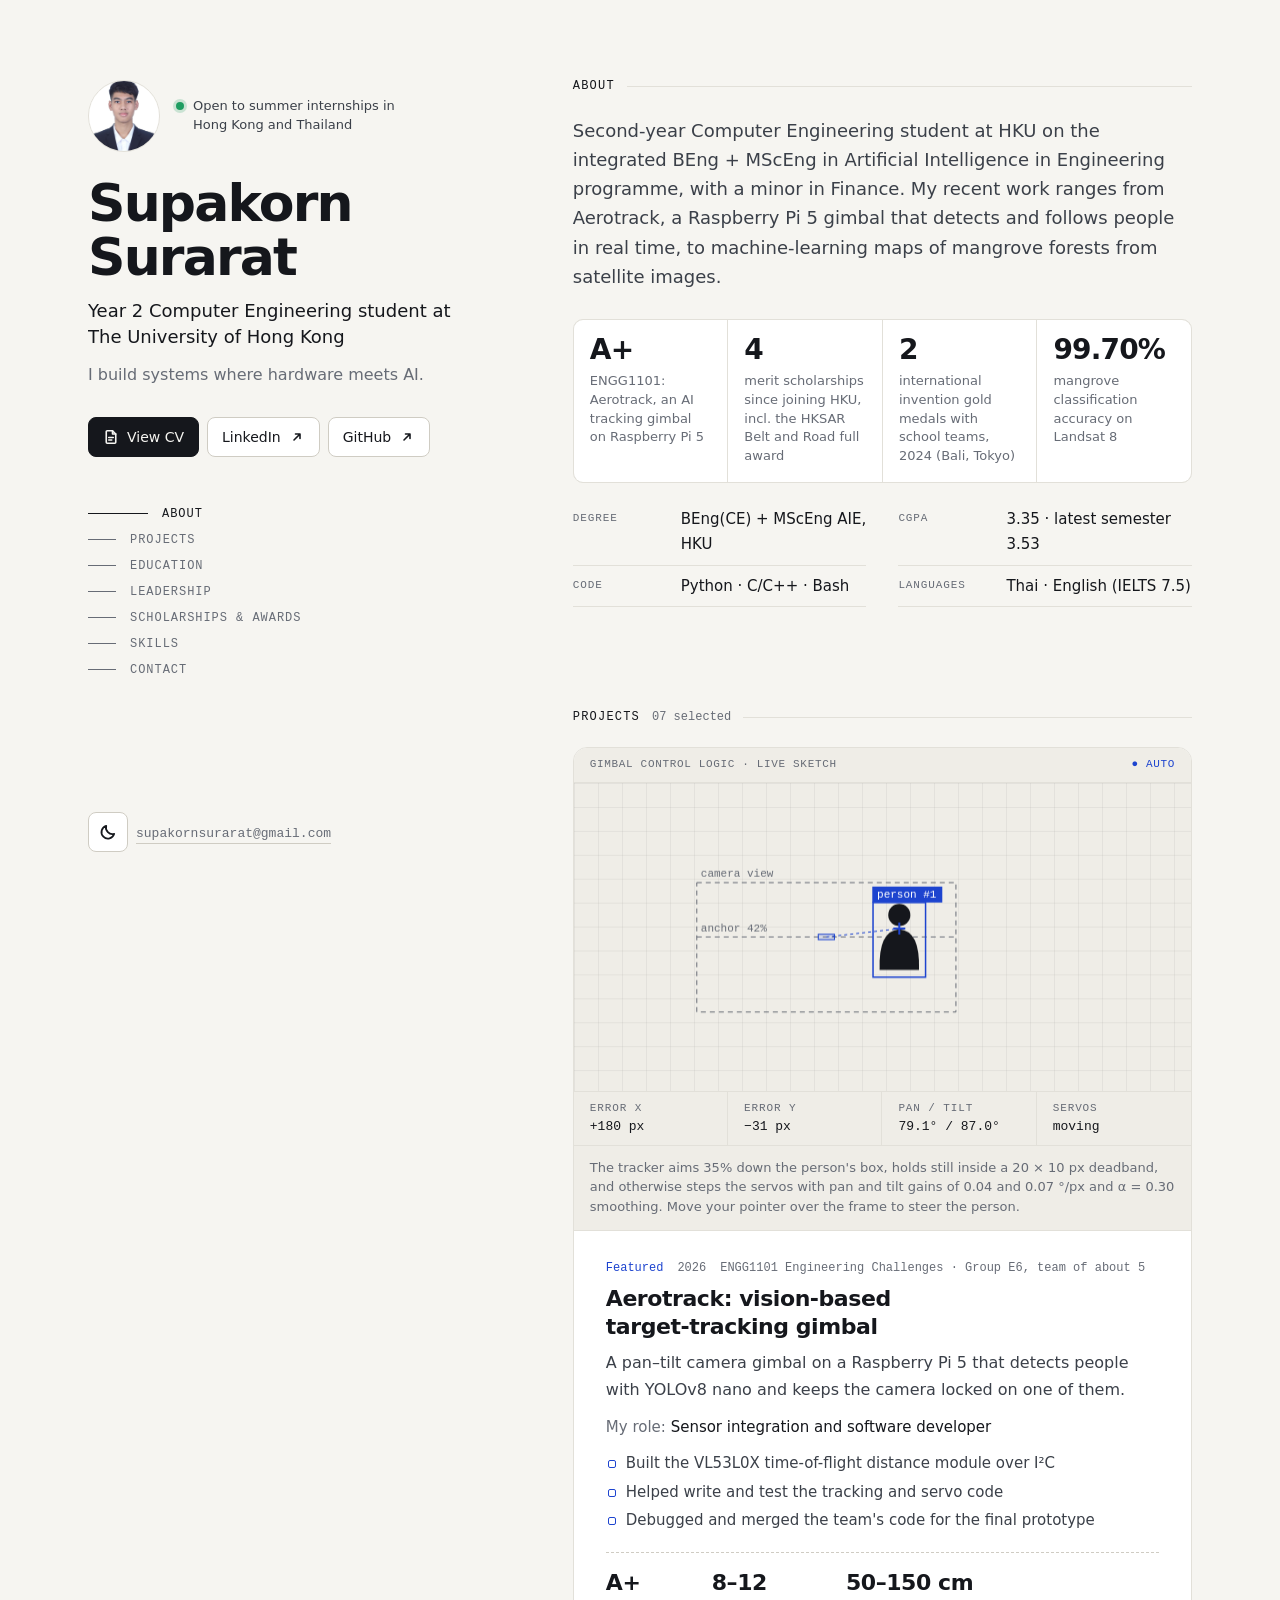
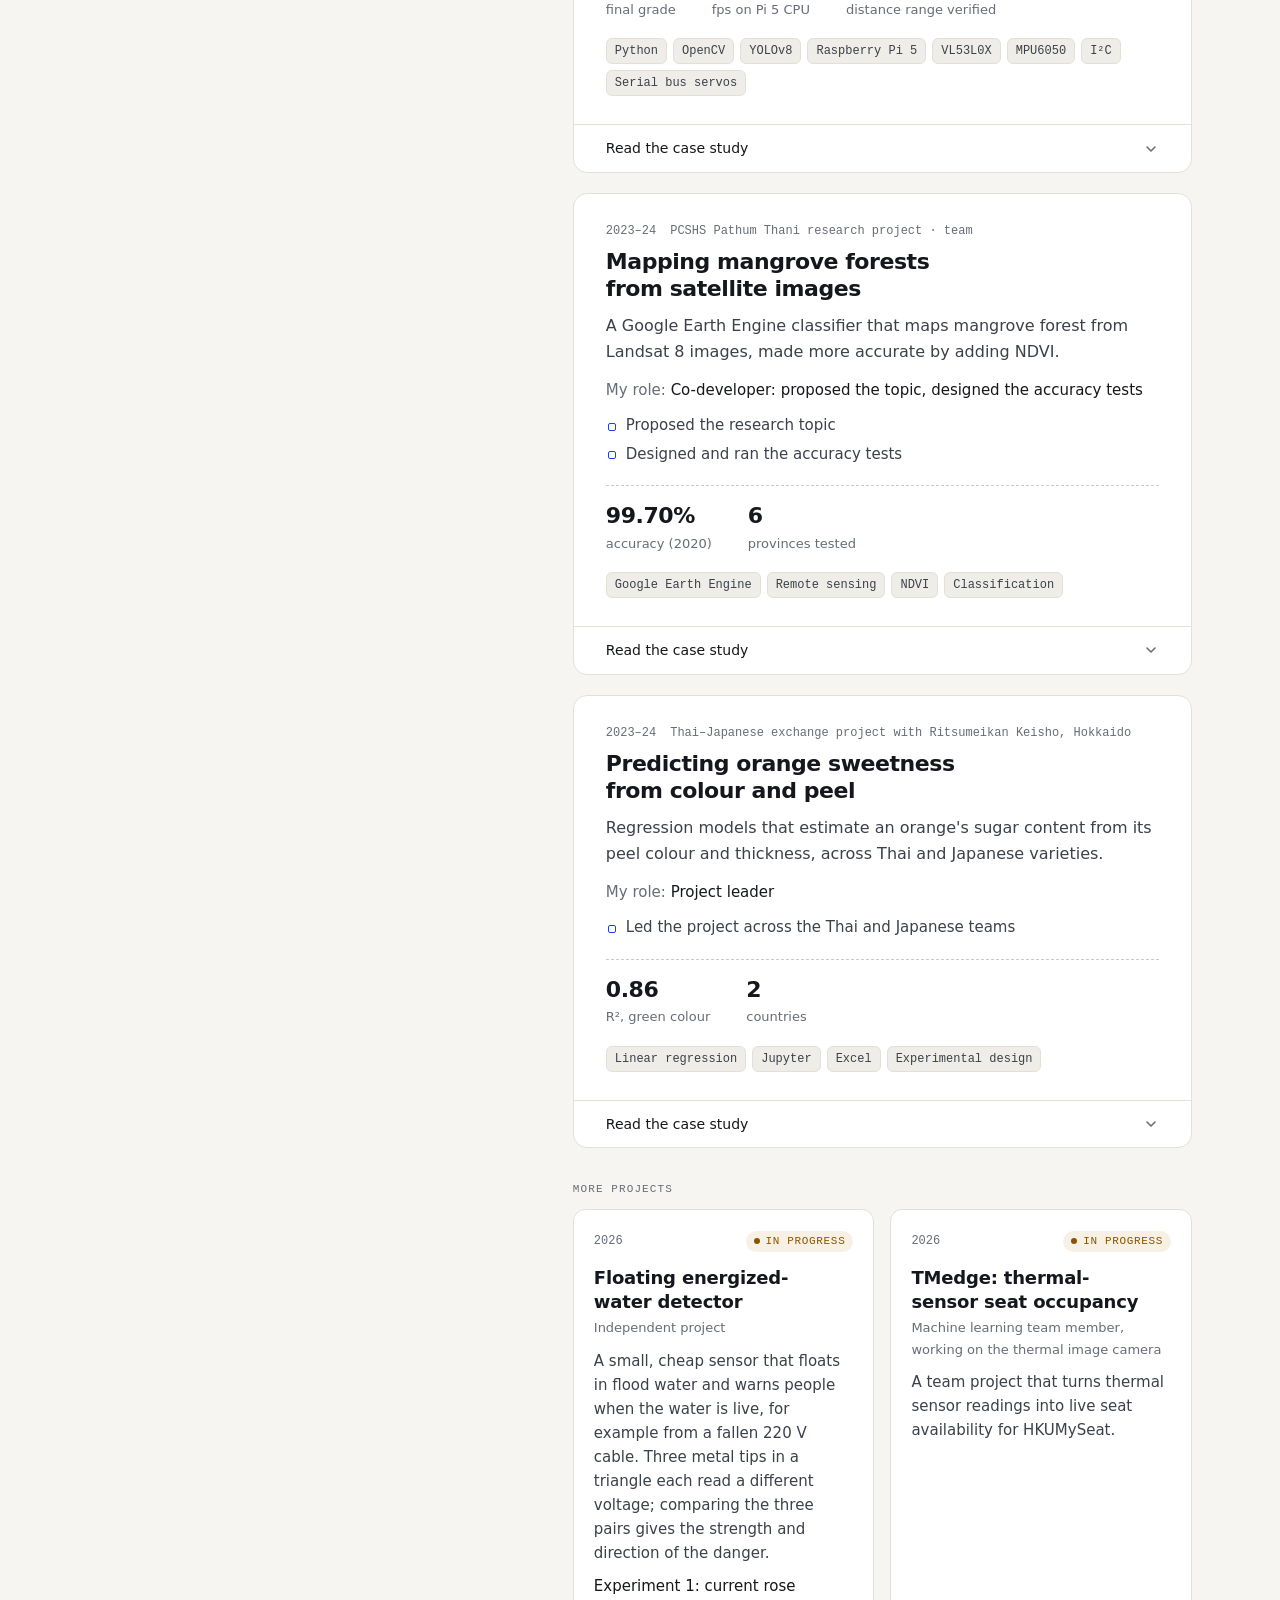
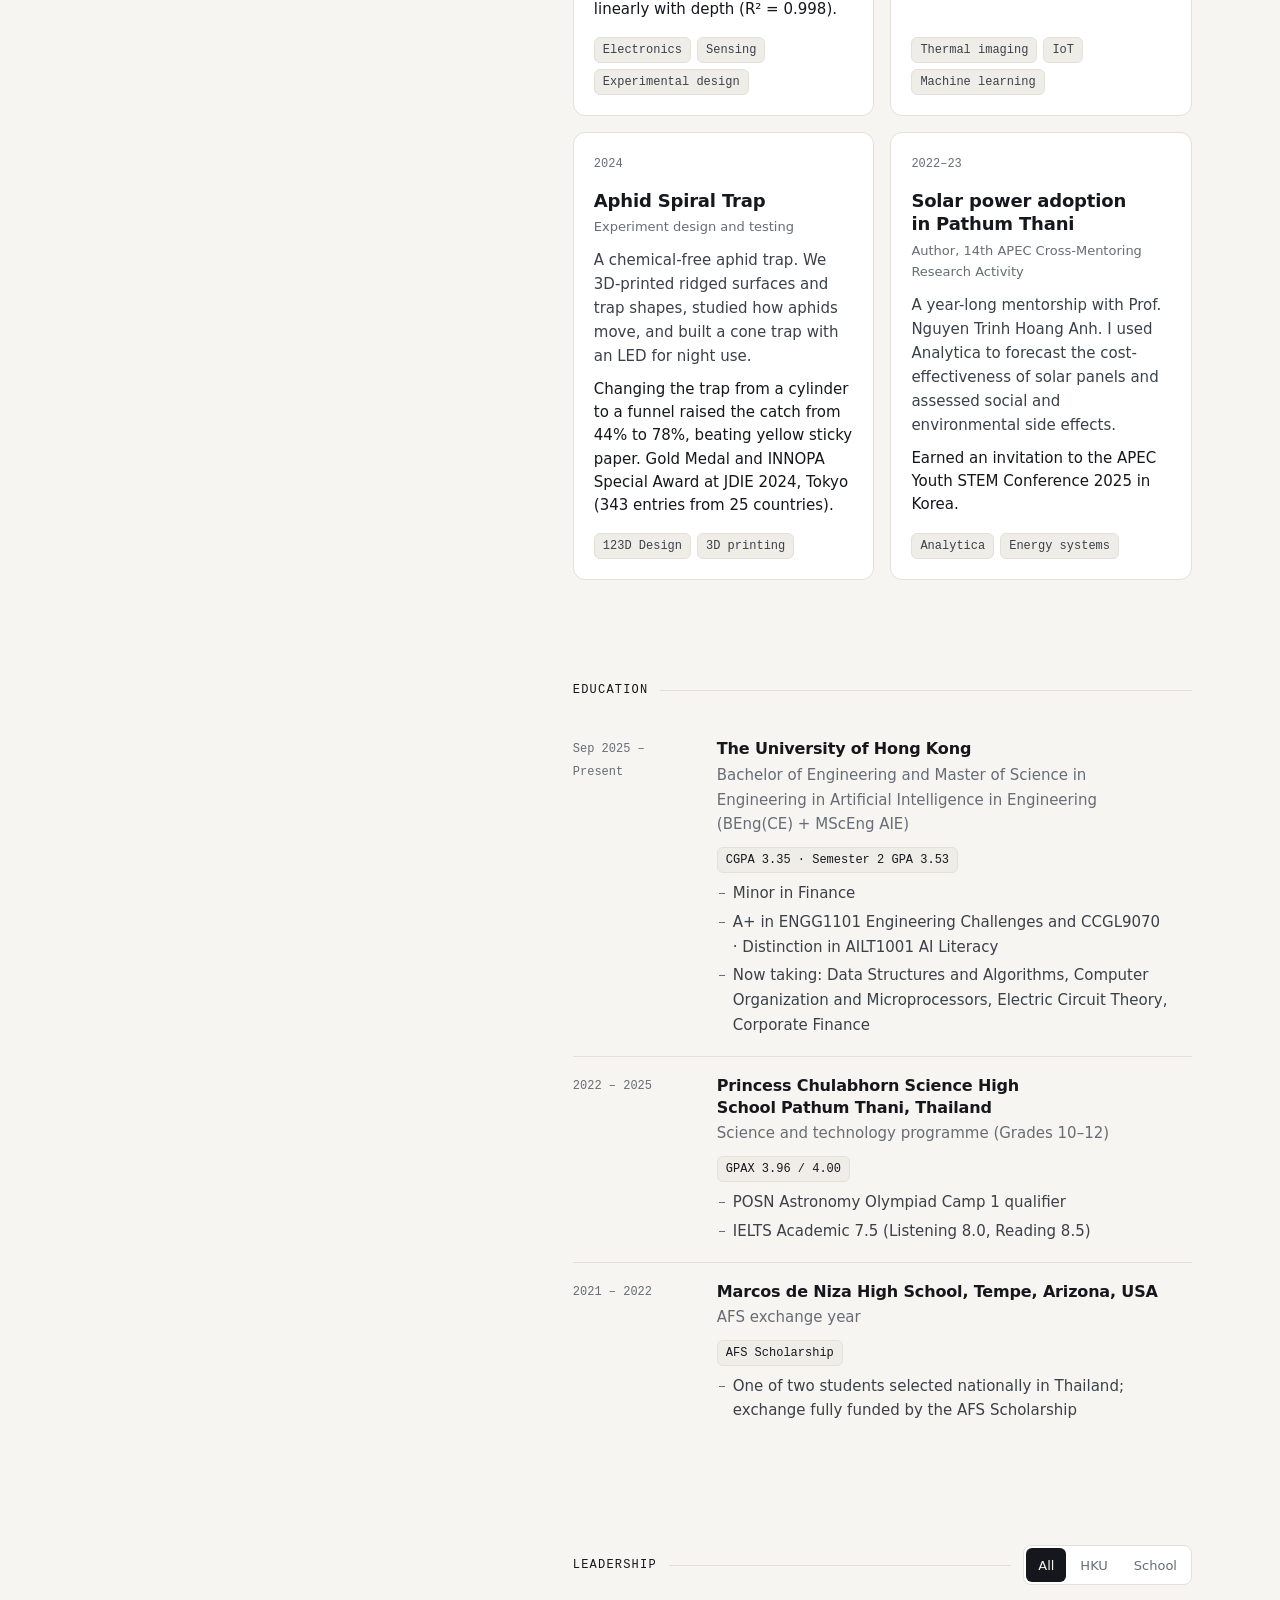
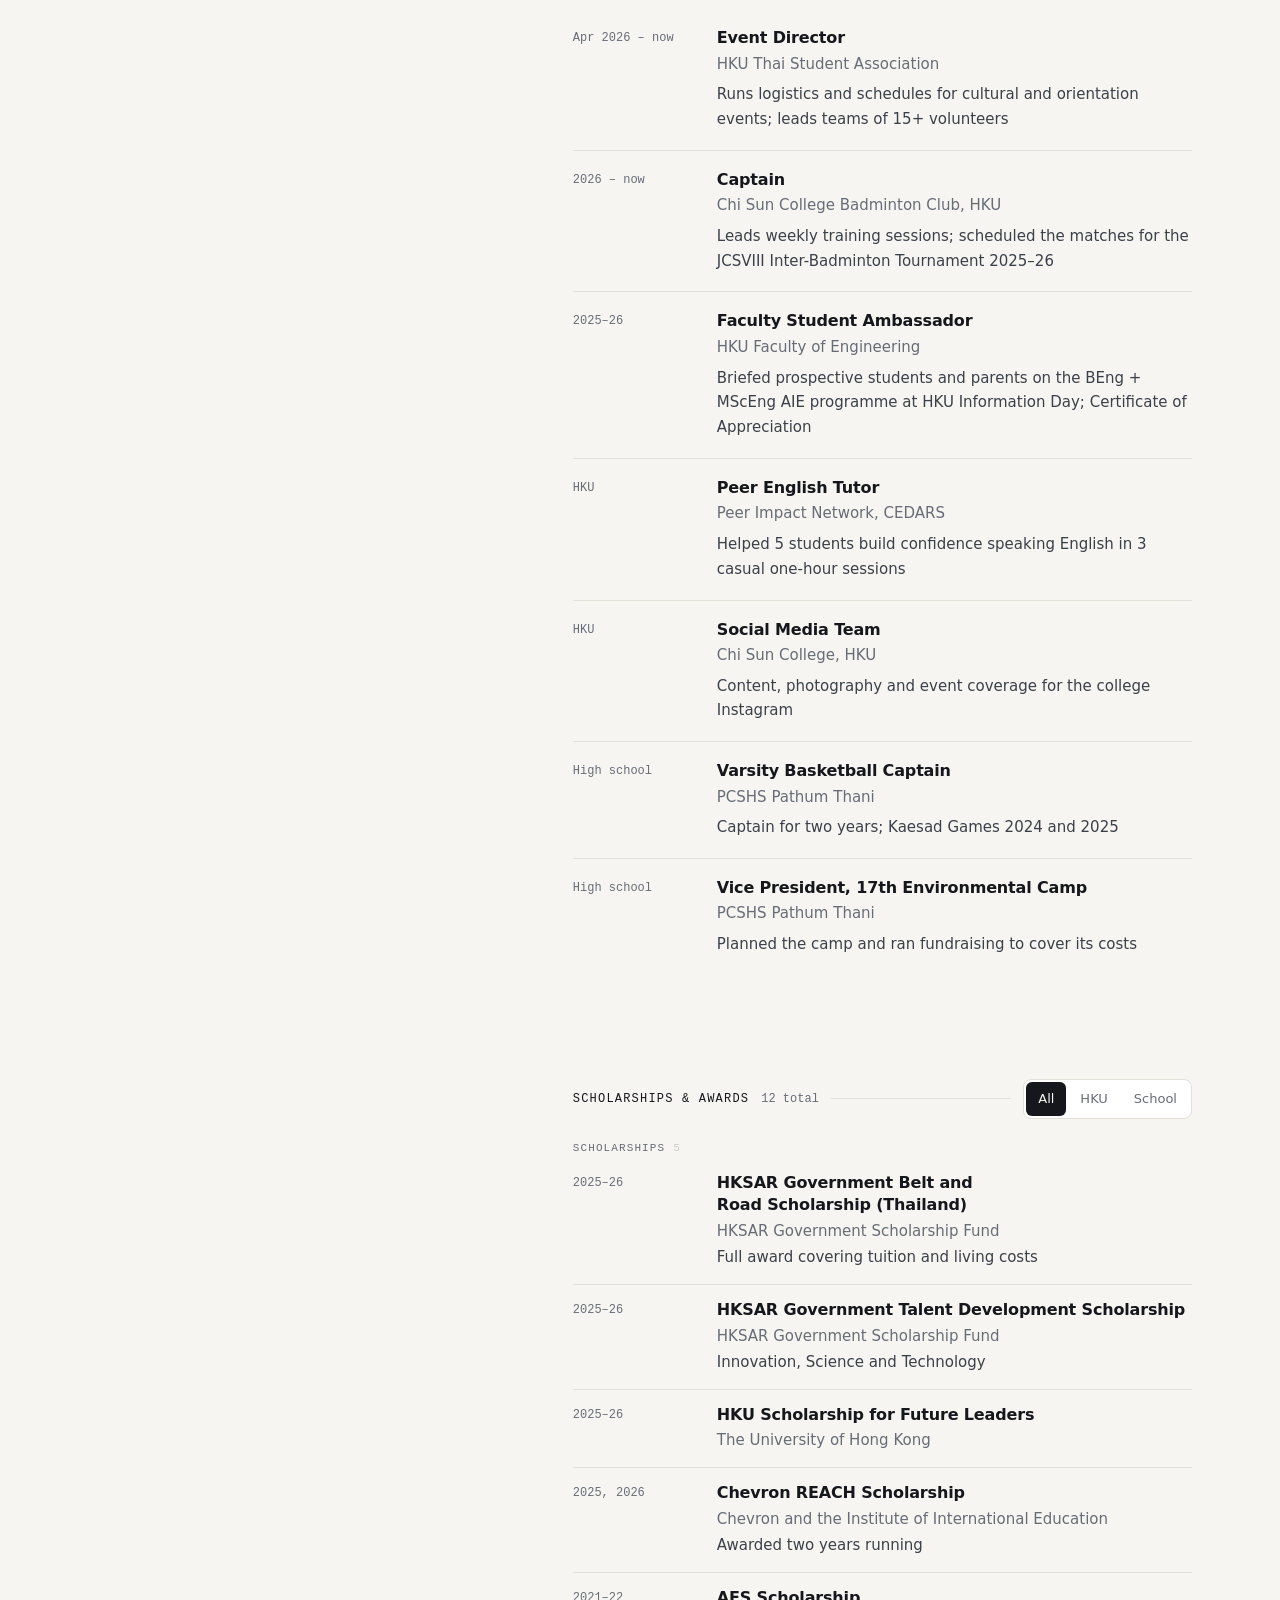
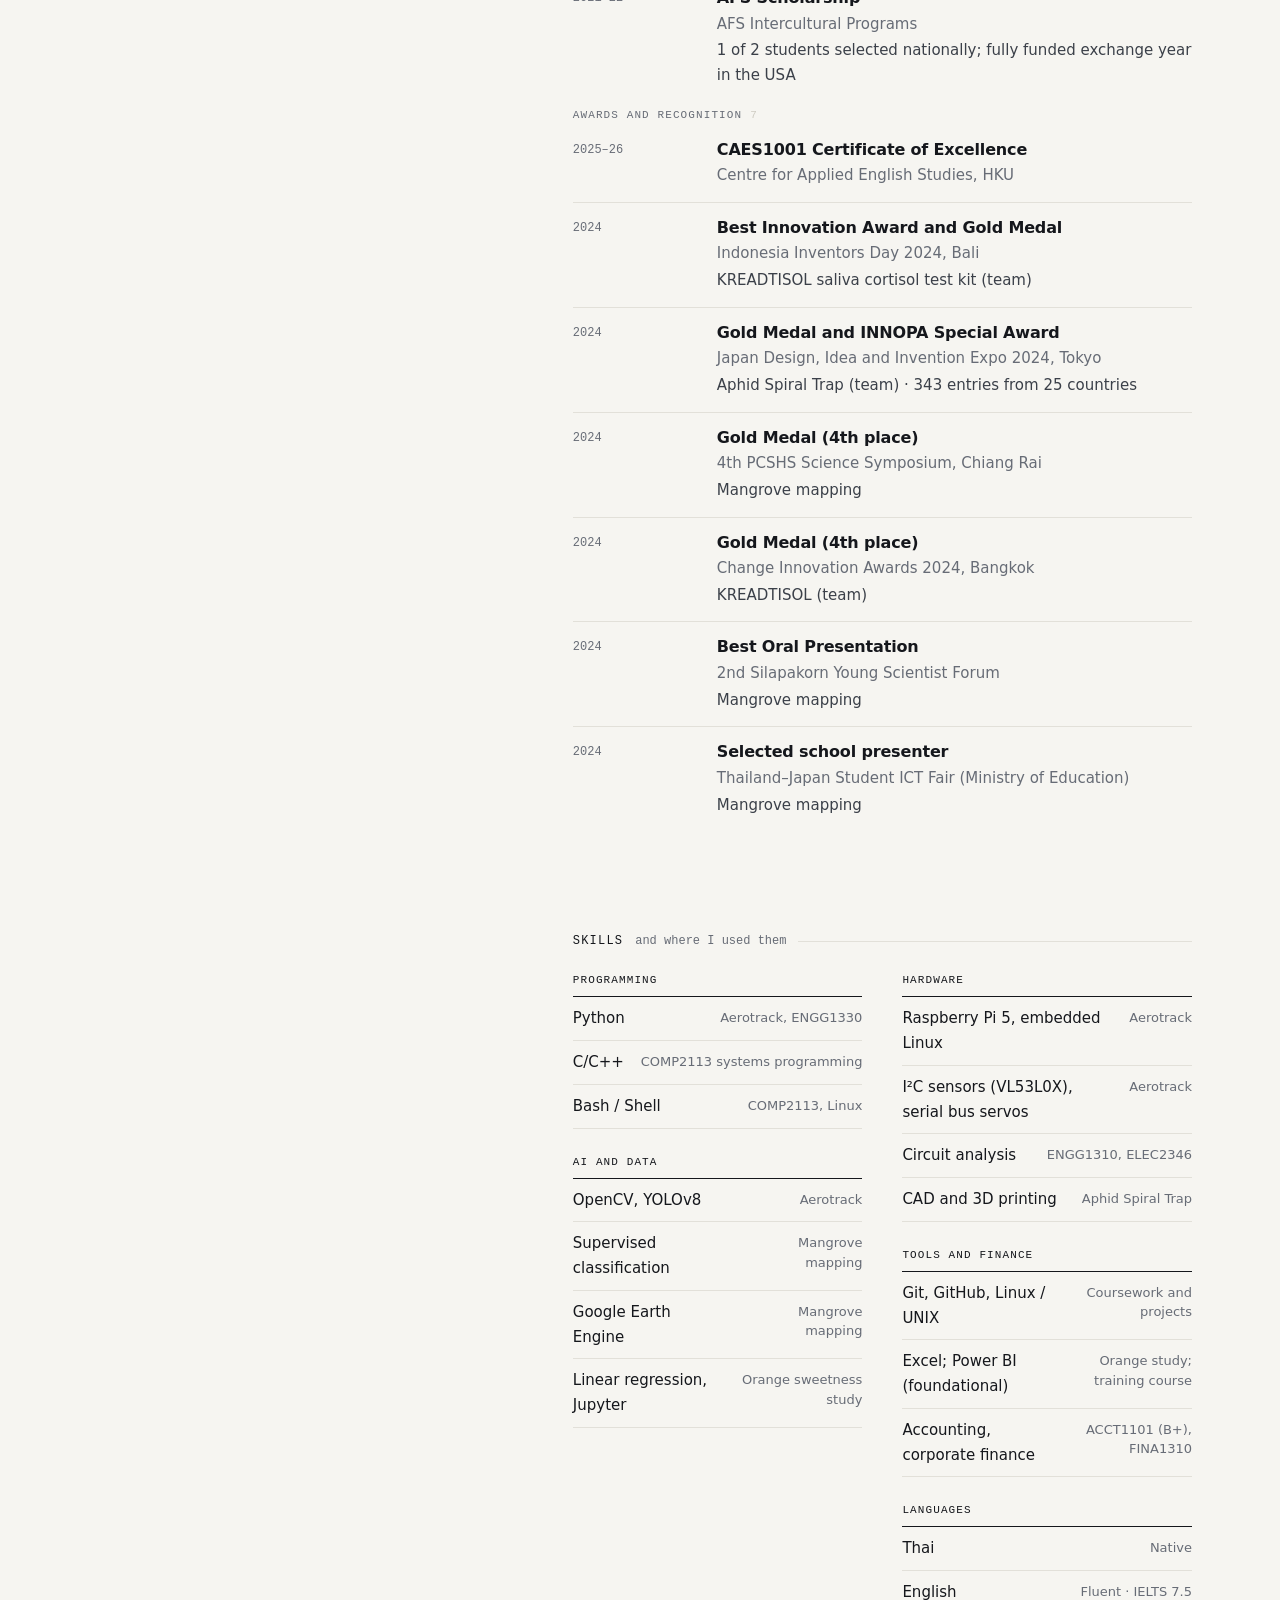
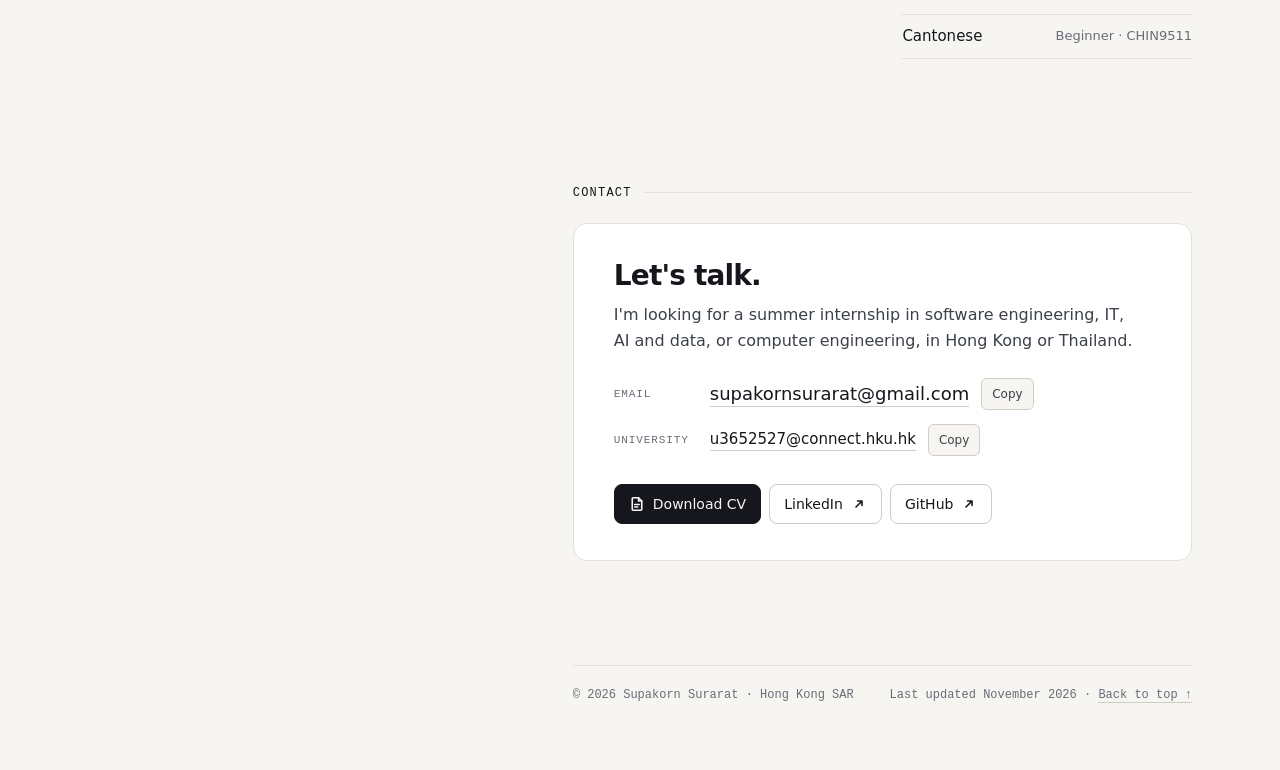
<file: index.html>
<!doctype html>
<html lang="en">
<head>
  <meta charset="utf-8">
  <meta http-equiv="Content-Security-Policy" content="default-src 'self'; script-src 'self'; style-src 'self' 'unsafe-inline' https://fonts.googleapis.com; font-src https://fonts.gstatic.com; img-src 'self' data:; connect-src 'none'; object-src 'none'; base-uri 'self'; form-action 'none'">
  <meta name="referrer" content="strict-origin-when-cross-origin">
  <meta name="viewport" content="width=device-width, initial-scale=1, viewport-fit=cover">
  <title>Supakorn Surarat · Computer Engineering, HKU</title>
  <meta name="description" content="Supakorn Surarat: Computer Engineering student at HKU building systems where hardware meets AI. Projects, education, scholarships and awards.">
  <meta property="og:title" content="Supakorn Surarat · Computer Engineering, HKU">
  <meta property="og:description" content="Projects, education, scholarships and awards. Building systems where hardware meets AI.">
  <meta property="og:type" content="website">
  <link rel="canonical" href="https://amp-ss.github.io/">
  <meta property="og:url" content="https://amp-ss.github.io/">
  <meta property="og:image" content="https://amp-ss.github.io/assets/photo.jpg">
  <meta name="author" content="Supakorn Surarat">
  <script type="application/ld+json">
  {
    "@context": "https://schema.org",
    "@type": "Person",
    "name": "Supakorn Surarat",
    "alternateName": "Amp",
    "url": "https://amp-ss.github.io/",
    "image": "https://amp-ss.github.io/assets/photo.jpg",
    "description": "Computer Engineering student at The University of Hong Kong.",
    "affiliation": { "@type": "CollegeOrUniversity", "name": "The University of Hong Kong" },
    "sameAs": [
      "https://www.linkedin.com/in/supakorn-surarat-200232206",
      "https://github.com/Amp-ss"
    ]
  }
  </script>
  <meta name="color-scheme" content="light dark">
  <meta name="theme-color" content="#f6f5f1" media="(prefers-color-scheme: light)">
  <meta name="theme-color" content="#0e1013" media="(prefers-color-scheme: dark)">
  <link rel="icon" href="data:image/svg+xml,%3Csvg xmlns='http://www.w3.org/2000/svg' viewBox='0 0 32 32'%3E%3Crect x='1' y='1' width='30' height='30' rx='6' fill='%2315171c'/%3E%3Ctext x='16' y='21' font-family='Arial,Helvetica,sans-serif' font-weight='700' font-size='13' text-anchor='middle' fill='%23ffffff'%3ESS%3C/text%3E%3C/svg%3E">
  <link rel="preconnect" href="https://fonts.googleapis.com">
  <link rel="preconnect" href="https://fonts.gstatic.com" crossorigin>
  <link rel="stylesheet" href="https://fonts.googleapis.com/css2?family=Geist:wght@400;500;600;700&family=Geist+Mono:wght@400;500&display=swap">
  <link rel="stylesheet" href="styles.css">
</head>
<body>
  <a class="skip" href="#main">Skip to content</a>
  <div id="app"><noscript><main><h1>Supakorn Surarat</h1><p>Computer Engineering student at The University of Hong Kong. Projects, education, scholarships and awards.</p></main></noscript></div>
  <script src="content.js"></script>
  <script src="script.js"></script>
</body>
</html>
</file>
<file: styles.css>
/* Supakorn Surarat · personal site, v3
   Layout: sticky identity column on the left, scrolling work on the right
   (single column on phones). All colours are tokens; dark mode follows the
   system unless the visitor picks one with the toggle. */

:root {
  --bg: #f6f5f1;
  --surface: #ffffff;
  --sunken: #efede7;
  --ink: #15171c;
  --ink-2: #3b4049;
  --muted: #676c76;
  --line: #e2e0d9;
  --line-2: #cfccc3;
  --accent: #1d44cf;
  --accent-ink: #ffffff;
  --progress: #8a5300;
  --progress-soft: rgba(176, 108, 0, 0.1);
  --ok: #1f9d61;
  --grid: rgba(21, 23, 28, 0.05);
  /* names the tracker canvas reads */
  --signal: #1d44cf;
  --signal-soft: rgba(29, 68, 207, 0.12);

  --font-sans: "Geist", "Inter", ui-sans-serif, system-ui, -apple-system, "Segoe UI", Roboto, sans-serif;
  --font-mono: "Geist Mono", "JetBrains Mono", ui-monospace, SFMono-Regular, Menlo, Consolas, monospace;

  --step--1: 0.8125rem;
  --step-0: 1rem;
  --step-1: 1.125rem;
  --step-2: 1.375rem;
  --step-3: 1.75rem;
  --step-4: clamp(2.25rem, 1.6rem + 2.4vw, 3.25rem);

  --radius: 10px;
  --gutter: 16px;
  color-scheme: light;
}
@media (prefers-color-scheme: dark) {
  :root:not([data-theme="light"]) {
    --bg: #0e1013; --surface: #15181d; --sunken: #111317; --ink: #ecebe6; --ink-2: #c4c7cd; --muted: #8e939c;
    --line: #23272e; --line-2: #333842; --accent: #8fa8ff; --accent-ink: #0e1013;
    --progress: #f0b45a; --progress-soft: rgba(240, 180, 90, 0.12); --ok: #3ccf8a;
    --grid: rgba(236, 235, 230, 0.05); --signal: #8fa8ff; --signal-soft: rgba(143, 168, 255, 0.16); color-scheme: dark;
  }
}
:root[data-theme="dark"] {
  --bg: #0e1013; --surface: #15181d; --sunken: #111317; --ink: #ecebe6; --ink-2: #c4c7cd; --muted: #8e939c;
  --line: #23272e; --line-2: #333842; --accent: #8fa8ff; --accent-ink: #0e1013;
  --progress: #f0b45a; --progress-soft: rgba(240, 180, 90, 0.12); --ok: #3ccf8a;
  --grid: rgba(236, 235, 230, 0.05); --signal: #8fa8ff; --signal-soft: rgba(143, 168, 255, 0.16); color-scheme: dark;
}

*, *::before, *::after { box-sizing: border-box; }
html { -webkit-text-size-adjust: 100%; scroll-behavior: smooth; scroll-padding-top: 24px; }
@media (max-width: 1023px) { html { scroll-padding-top: 108px; } }
@media (prefers-reduced-motion: reduce) { html { scroll-behavior: auto; } *, *::before, *::after { transition: none !important; animation: none !important; } }
body {
  margin: 0; background: var(--bg); color: var(--ink-2);
  font: 400 var(--step-0)/1.65 var(--font-sans);
  -webkit-font-smoothing: antialiased; text-rendering: optimizeLegibility;
}
img { max-width: 100%; height: auto; display: block; }
h1, h2, h3, h4 { color: var(--ink); margin: 0; font-weight: 600; letter-spacing: -0.01em; text-wrap: balance; }
p { margin: 0; }
ul, ol, dl, dd { margin: 0; padding: 0; }
li { list-style: none; }
a { color: inherit; text-decoration: none; }
:focus-visible { outline: 2px solid var(--accent); outline-offset: 3px; border-radius: 4px; }
::selection { background: var(--accent); color: var(--accent-ink); }
.ph { background: #ffe58a; color: #3a2a00; padding: 0 3px; border-radius: 3px; }
.icon { width: 16px; height: 16px; flex: none; }

.skip { position: absolute; left: 12px; top: -60px; z-index: 50; background: var(--ink); color: var(--bg); padding: 10px 14px; border-radius: 8px; font-weight: 500; }
.skip:focus { top: 12px; }

/* ---------- Shell ---------- */
.shell {
  max-width: 1200px; margin: 0 auto;
  padding-left: max(var(--gutter), env(safe-area-inset-left, 0px));
  padding-right: max(var(--gutter), env(safe-area-inset-right, 0px));
}
@media (min-width: 640px) { :root { --gutter: 32px; } }
@media (min-width: 1024px) {
  :root { --gutter: 48px; }
  .shell { display: grid; grid-template-columns: minmax(0, 0.8fr) minmax(0, 1.2fr); gap: 72px; }
}

/* ---------- Buttons ---------- */
.btn {
  display: inline-flex; align-items: center; gap: 8px; min-height: 40px; padding: 0 14px;
  border: 1px solid var(--line-2); border-radius: 8px; background: var(--surface); color: var(--ink);
  font: 500 0.875rem/1 var(--font-sans); cursor: pointer; white-space: nowrap;
  transition: border-color .15s, background-color .15s, color .15s;
}
.btn:hover { border-color: var(--ink); }
.btn .icon.out { transition: transform .15s; }
.btn:hover .icon.out { transform: translate(2px, -2px); }
.btn-primary { background: var(--ink); border-color: var(--ink); color: var(--bg); }
.btn-primary:hover { background: var(--accent); border-color: var(--accent); color: var(--accent-ink); }
.icon-btn { width: 40px; padding: 0; justify-content: center; }
.icon-btn .icon { width: 18px; height: 18px; }

/* ---------- Mobile top bar (hidden on desktop) ---------- */
body::before { content: ""; position: fixed; inset: 0 0 auto; height: env(safe-area-inset-top, 0px); z-index: 30; background: var(--bg); }
.mbar {
  position: sticky; top: env(safe-area-inset-top, 0px); z-index: 20;
  background: var(--bg);
  border-bottom: 1px solid transparent; transition: border-color .2s;
}
.mbar.scrolled { border-bottom-color: var(--line); }
.mbar-in {
  display: flex; align-items: center; gap: 8px; height: 56px; max-width: 1200px; margin: 0 auto;
  padding-left: max(var(--gutter), env(safe-area-inset-left, 0px));
  padding-right: max(var(--gutter), env(safe-area-inset-right, 0px));
}
.mbar-name { font-weight: 600; color: var(--ink); margin-right: auto; font-size: 0.95rem; white-space: nowrap; overflow: hidden; text-overflow: ellipsis; min-width: 0; }
.mbar .btn { min-height: 36px; }
.mbar .icon-btn { width: 36px; }
.mnav { display: flex; gap: 2px; overflow-x: auto; scrollbar-width: none; max-width: 1200px; margin: 0 auto;
  padding: 0 max(var(--gutter), env(safe-area-inset-right, 0px)) 10px max(calc(var(--gutter) - 10px), env(safe-area-inset-left, 0px)); }
.mnav::-webkit-scrollbar { display: none; }
.mnav { -webkit-mask-image: linear-gradient(90deg, #000 85%, transparent); mask-image: linear-gradient(90deg, #000 85%, transparent); }
.mnav.at-end { -webkit-mask-image: none; mask-image: none; }
.mnav a { flex: none; font: 500 0.875rem/1 var(--font-sans); color: var(--muted); padding: 11px 12px; border-radius: 999px; transition: color .15s, background-color .15s; }
.mnav a.active { color: var(--ink); background: var(--sunken); }
@media (min-width: 1024px) { .mbar { display: none; } }

/* ---------- Identity column ---------- */
.id { padding-block: 28px 8px; }
@media (min-width: 1024px) {
  .id { position: sticky; top: 0; height: 100vh; height: 100dvh; padding-block: 80px 48px; display: flex; flex-direction: column; overflow-y: auto; scrollbar-width: none; }
}
.id-top { display: flex; align-items: center; gap: 16px; margin-bottom: 24px; }
.portrait { width: 72px; height: 72px; object-fit: cover; object-position: 50% 22%; border-radius: 50%; border: 1px solid var(--line); background: var(--sunken); }
.avail { display: inline-flex; align-items: flex-start; gap: 9px; font: 500 var(--step--1)/1.45 var(--font-sans); color: var(--ink-2); max-width: 30ch; }
.avail .pulse { width: 8px; height: 8px; margin-top: 5px; border-radius: 50%; background: var(--ok); box-shadow: 0 0 0 3px color-mix(in srgb, var(--ok) 20%, transparent); flex: none; }
.name { font-size: var(--step-4); line-height: 1.04; letter-spacing: -0.035em; font-weight: 650; }
.role { margin-top: 14px; font-size: var(--step-1); line-height: 1.45; color: var(--ink); font-weight: 500; max-width: 32ch; }
.headline { margin-top: 12px; max-width: 36ch; color: var(--muted); }
.id-actions { display: flex; flex-wrap: wrap; gap: 8px; margin-top: 28px; }

.side-nav { display: none; }
@media (min-width: 1024px) {
  .side-nav { display: block; margin-top: 44px; }
  .side-nav a { display: flex; align-items: center; gap: 14px; padding: 7px 0; font: 500 0.75rem/1 var(--font-mono); letter-spacing: 0.08em; text-transform: uppercase; color: var(--muted); transition: color .15s; width: max-content; }
  .side-nav a::before { content: ""; width: 28px; height: 1px; background: currentColor; transition: width .2s; }
  .side-nav a:hover, .side-nav a.active { color: var(--ink); }
  .side-nav a:hover::before, .side-nav a.active::before { width: 60px; }
}
.id-foot { margin-top: 24px; display: flex; align-items: center; gap: 8px; flex-wrap: wrap; }
@media (min-width: 1024px) { .id-foot { margin-top: auto; padding-top: 28px; } }
@media (max-width: 1023px) { .id-foot .theme-btn { display: none; } }

/* ---------- Content column ---------- */
main { padding-block: 8px 48px; min-width: 0; }
@media (min-width: 1024px) { main { padding-block: 80px 64px; } }
section { padding-block: 36px; }
@media (min-width: 1024px) { section { padding-block: 0 104px; } }
.sec-h { display: flex; align-items: center; flex-wrap: wrap; gap: 10px 12px; margin-bottom: 24px; }
.sec-h h2 { font: 500 0.75rem/1 var(--font-mono); letter-spacing: 0.1em; text-transform: uppercase; color: var(--ink); }
.sec-h .count { font: 400 0.75rem/1 var(--font-mono); color: var(--muted); }
.sec-h .rule { flex: 1; height: 1px; background: var(--line); min-width: 24px; }
.sec-h > :not(h2):not(.count):not(.rule) { margin-left: auto; }

/* About */
.lead { font-size: var(--step-1); line-height: 1.62; color: var(--ink-2); max-width: 62ch; }
.stats { display: grid; grid-template-columns: repeat(2, minmax(0, 1fr)); gap: 1px; margin-top: 28px; background: var(--line); border: 1px solid var(--line); border-radius: var(--radius); overflow: hidden; }
@media (min-width: 640px) { .stats { grid-template-columns: repeat(4, minmax(0, 1fr)); } }
.stats li { background: var(--surface); padding: 18px 16px; display: flex; flex-direction: column; gap: 8px; min-width: 0; }
.stats b { font: 600 var(--step-3)/1 var(--font-sans); letter-spacing: -0.03em; color: var(--ink); font-variant-numeric: tabular-nums; }
.stats span { font-size: var(--step--1); line-height: 1.45; color: var(--muted); }
.facts { display: grid; grid-template-columns: minmax(0, 1fr); margin-top: 16px; }
@media (min-width: 640px) { .facts { grid-template-columns: repeat(2, minmax(0, 1fr)); column-gap: 32px; } }
.facts div { display: grid; grid-template-columns: 96px minmax(0, 1fr); gap: 12px; padding: 8px 0; border-bottom: 1px solid var(--line); }
.facts dt { font: 400 0.6875rem/2.1 var(--font-mono); color: var(--muted); text-transform: uppercase; letter-spacing: 0.08em; }
.facts dd { color: var(--ink); font-size: 0.9375rem; }

/* Case studies */
.case { border: 1px solid var(--line); border-radius: 14px; background: var(--surface); overflow: hidden; }
.case + .case { margin-top: 20px; }
.case-main { padding: 22px 20px; }
@media (min-width: 640px) { .case-main { padding: 28px 32px; } }
.case-meta { display: flex; flex-wrap: wrap; gap: 4px 14px; font: 400 0.75rem/1.5 var(--font-mono); color: var(--muted); }
.case-meta .feat { color: var(--accent); }
.case h3 { margin-top: 8px; font-size: var(--step-2); line-height: 1.25; letter-spacing: -0.02em; }
.case .summary { margin-top: 10px; max-width: 60ch; }
.case .myrole { margin-top: 12px; font-size: 0.9375rem; color: var(--muted); }
.case .myrole b { color: var(--ink); font-weight: 500; }
.metrics { display: flex; flex-wrap: wrap; gap: 14px 36px; margin-top: 20px; padding-top: 18px; border-top: 1px dashed var(--line-2); }
.metrics div { display: flex; flex-direction: column; gap: 4px; }
.metrics b { font: 600 var(--step-2)/1.1 var(--font-sans); color: var(--ink); letter-spacing: -0.02em; font-variant-numeric: tabular-nums; }
.metrics span { font-size: 0.8125rem; color: var(--muted); }
.tags { display: flex; flex-wrap: wrap; gap: 6px; margin-top: 18px; }
.tags li { font: 400 0.75rem/1 var(--font-mono); color: var(--ink-2); background: var(--sunken); border: 1px solid var(--line); padding: 6px 8px; border-radius: 6px; }

/* Tracker figure at the top of the Aerotrack case */
.demo { margin: 0; border-bottom: 1px solid var(--line); background: var(--sunken); }
.demo-bar { display: flex; justify-content: space-between; gap: 12px; padding: 10px 16px; font: 400 0.6875rem/1.2 var(--font-mono); color: var(--muted); border-bottom: 1px solid var(--line); text-transform: uppercase; letter-spacing: 0.06em; }
.demo-bar .live { color: var(--accent); white-space: nowrap; }
#tracker { display: block; width: 100%; aspect-ratio: 16 / 8; max-width: 100%; cursor: crosshair; touch-action: pan-y; }
.readout { display: grid; grid-template-columns: repeat(4, minmax(0, 1fr)); border-top: 1px solid var(--line); }
.readout div { padding: 10px 16px; border-right: 1px solid var(--line); min-width: 0; }
.readout div:last-child { border-right: 0; }
.readout span { display: block; font: 400 0.6875rem/1.2 var(--font-mono); text-transform: uppercase; letter-spacing: 0.08em; color: var(--muted); }
.readout b { display: block; margin-top: 4px; font: 500 0.8125rem/1.2 var(--font-mono); color: var(--ink); white-space: nowrap; overflow: hidden; text-overflow: ellipsis; font-variant-numeric: tabular-nums; }
@media (max-width: 560px) { .readout { grid-template-columns: repeat(2, minmax(0, 1fr)); } .readout div:nth-child(2) { border-right: 0; } .readout div:nth-child(-n+2) { border-bottom: 1px solid var(--line); } }
.demo figcaption { padding: 12px 16px 14px; font-size: 0.8125rem; line-height: 1.5; color: var(--muted); border-top: 1px solid var(--line); }

/* Expandable write-up */
.case details { border-top: 1px solid var(--line); }
.case summary { list-style: none; cursor: pointer; display: flex; align-items: center; justify-content: space-between; gap: 12px; padding: 15px 20px; font: 500 0.875rem/1.2 var(--font-sans); color: var(--ink); transition: background-color .15s; }
@media (min-width: 640px) { .case summary { padding: 15px 32px; } }
.case summary::-webkit-details-marker { display: none; }
.case summary:hover { background: var(--sunken); }
.case summary .chev { width: 16px; height: 16px; transition: transform .2s; color: var(--muted); }
.case details[open] summary .chev { transform: rotate(180deg); }
.case details[open] summary .open-label, .case details:not([open]) summary .close-label { display: none; }
.write-up { padding: 0 20px 28px; }
@media (min-width: 640px) { .write-up { padding: 0 32px 32px; } }
.write-up h4 { font: 500 0.6875rem/1 var(--font-mono); text-transform: uppercase; letter-spacing: 0.1em; color: var(--muted); margin: 26px 0 10px; }
.write-up p { max-width: 64ch; }

.flow-wrap { overflow-x: auto; padding-bottom: 4px; }
.flow { display: flex; align-items: stretch; min-width: min-content; counter-reset: n; }
.flow .node { counter-increment: n; flex: 0 0 auto; width: 128px; padding: 10px 12px; border: 1px solid var(--line-2); border-radius: 8px; background: var(--bg); font-size: 0.78rem; line-height: 1.38; color: var(--ink); }
.flow .node::before { content: counter(n, decimal-leading-zero); display: block; font: 400 0.6875rem/1 var(--font-mono); color: var(--accent); margin-bottom: 6px; }
.flow .arrow { flex: 0 0 18px; align-self: center; height: 1px; background: var(--line-2); position: relative; }
.flow .arrow::after { content: ""; position: absolute; right: 0; top: -3.5px; border-top: 4px solid transparent; border-bottom: 4px solid transparent; border-left: 5px solid var(--line-2); }
.loop { margin-top: 10px; font: 400 0.75rem/1.45 var(--font-mono); color: var(--muted); }

.gallery { display: grid; grid-auto-flow: column; grid-auto-columns: minmax(170px, 1fr); gap: 12px; overflow-x: auto; padding-bottom: 6px; scroll-snap-type: x mandatory; counter-reset: g; }
.gallery li { scroll-snap-align: start; counter-increment: g; min-width: 0; }
.gallery figure { margin: 0; }
.gallery img { width: 100%; aspect-ratio: 4 / 3; object-fit: cover; border-radius: 8px; border: 1px solid var(--line); background: var(--bg); }
.gallery figcaption { margin-top: 8px; font-size: 0.78rem; line-height: 1.4; color: var(--muted); }
.gallery figcaption::before { content: counter(g, decimal-leading-zero) "  "; font-family: var(--font-mono); color: var(--accent); white-space: pre; }

/* Smaller projects */
.more-h { margin: 36px 0 14px; font: 500 0.6875rem/1 var(--font-mono); letter-spacing: 0.1em; text-transform: uppercase; color: var(--muted); }
.cards { display: grid; grid-template-columns: minmax(0, 1fr); gap: 16px; }
@media (min-width: 640px) { .cards { grid-template-columns: repeat(2, minmax(0, 1fr)); } }
.card { border: 1px solid var(--line); border-radius: 12px; background: var(--surface); padding: 20px; display: flex; flex-direction: column; min-width: 0; }
.card-top { display: flex; justify-content: space-between; align-items: center; gap: 8px; min-height: 22px; font: 400 0.75rem/1 var(--font-mono); color: var(--muted); }
.status { display: inline-flex; align-items: center; gap: 6px; color: var(--progress); background: var(--progress-soft); padding: 5px 8px; border-radius: 999px; font: 500 0.6875rem/1 var(--font-mono); text-transform: uppercase; letter-spacing: 0.06em; }
.status::before { content: ""; width: 6px; height: 6px; border-radius: 50%; background: currentColor; }
.card h3 { margin-top: 14px; font-size: var(--step-1); line-height: 1.3; }
.card .crole { margin-top: 4px; font-size: 0.8125rem; color: var(--muted); }
.card .sum { margin-top: 10px; font-size: 0.9375rem; line-height: 1.6; }
.card .out { margin-top: 10px; font-size: 0.9375rem; line-height: 1.55; color: var(--ink); }
.card .tags { margin-top: auto; padding-top: 16px; }

/* Rows: education, experience, awards */
.rows > * + * { border-top: 1px solid var(--line); }
.row { display: grid; grid-template-columns: minmax(0, 1fr); gap: 4px 24px; padding: 18px 0; }
@media (min-width: 640px) { .row { grid-template-columns: 120px minmax(0, 1fr) auto; } }
.row .when { font: 400 0.75rem/1.9 var(--font-mono); color: var(--muted); }
.row h3 { font-size: 1rem; line-height: 1.4; font-weight: 600; }
.row .org { margin-top: 2px; color: var(--muted); font-size: 0.9375rem; }
.row .note { margin-top: 6px; font-size: 0.9375rem; max-width: 60ch; }
.row ul { margin-top: 8px; }
.row ul li { position: relative; padding-left: 16px; font-size: 0.9375rem; margin-top: 4px; }
.row ul li::before { content: ""; position: absolute; left: 2px; top: 0.8em; width: 6px; height: 1px; background: var(--muted); }
.row .side { justify-self: start; align-self: start; margin-top: 2px; font: 500 0.6875rem/1 var(--font-mono); text-transform: uppercase; letter-spacing: 0.06em; color: var(--muted); border: 1px solid var(--line-2); border-radius: 999px; padding: 6px 9px; white-space: nowrap; }
.row .grade { display: inline-block; margin-top: 10px; font: 500 0.75rem/1 var(--font-mono); color: var(--ink); background: var(--sunken); border: 1px solid var(--line); border-radius: 6px; padding: 6px 8px; }
.id-email a { font: 400 0.8125rem/1 var(--font-mono); color: var(--muted); border-bottom: 1px solid var(--line-2); padding-bottom: 2px; transition: color .15s, border-color .15s; }
.id-email a:hover { color: var(--accent); border-color: var(--accent); }
@media (max-width: 1023px) { .id-email { display: none; } }
.row .side.strong { color: var(--ink); text-transform: none; letter-spacing: 0; font-size: 0.75rem; white-space: normal; }
.row .side:empty { display: none; }
@media (min-width: 640px) { .row .side { justify-self: end; } }
@media (max-width: 639px) { .row .side { margin-top: 8px; } }
.row[hidden] { display: none; }

.filters { display: inline-flex; gap: 2px; padding: 2px; border: 1px solid var(--line); border-radius: 8px; background: var(--surface); }
.filters button { border: 0; background: none; color: var(--muted); font: 500 0.8125rem/1 var(--font-sans); min-height: 34px; padding: 0 12px; border-radius: 6px; cursor: pointer; }
.filters button:hover { color: var(--ink); }
.filters button[aria-pressed="true"] { background: var(--ink); color: var(--bg); }

/* Skills */
.skills { display: grid; grid-template-columns: minmax(0, 1fr); gap: 0 40px; }
@media (min-width: 640px) { .skills { grid-template-columns: repeat(2, minmax(0, 1fr)); } }
.skill-group { padding: 4px 0 24px; min-width: 0; }
.skill-group h3 { font: 500 0.6875rem/1 var(--font-mono); letter-spacing: 0.1em; text-transform: uppercase; color: var(--ink); padding-bottom: 10px; border-bottom: 1px solid var(--ink); }
.skill-group dl div { display: flex; justify-content: space-between; gap: 16px; padding: 9px 0; border-bottom: 1px solid var(--line); }
.skill-group dt { color: var(--ink); font-size: 0.9375rem; min-width: 0; }
.skill-group dd { color: var(--muted); font-size: 0.8125rem; text-align: right; line-height: 1.5; padding-top: 2px; }

/* Contact */
.contact-card { border: 1px solid var(--line); border-radius: 14px; background: var(--surface); padding: 28px 20px; }
@media (min-width: 640px) { .contact-card { padding: 36px 40px; } }
.contact-card h3 { font-size: var(--step-3); letter-spacing: -0.03em; line-height: 1.15; }
.contact-card > p { margin-top: 10px; max-width: 52ch; }
.contact-emails { margin-top: 24px; display: grid; gap: 14px; }
.contact-emails div { display: flex; flex-wrap: wrap; align-items: center; gap: 6px 12px; }
.contact-emails .lbl { font: 400 0.6875rem/1 var(--font-mono); text-transform: uppercase; letter-spacing: 0.08em; color: var(--muted); width: 84px; }
.contact-emails a { font: 500 var(--step-1)/1.3 var(--font-sans); color: var(--ink); overflow-wrap: anywhere; border-bottom: 1px solid var(--line-2); transition: color .15s, border-color .15s; }
.contact-emails a:hover { color: var(--accent); border-color: var(--accent); }
.contact-emails .small a { font-size: 0.9375rem; font-weight: 400; }
.copy { border: 1px solid var(--line-2); background: var(--bg); color: var(--ink-2); border-radius: 6px; padding: 6px 10px; font: 500 0.75rem/1 var(--font-sans); cursor: pointer; }
.copy:hover { border-color: var(--ink); color: var(--ink); }
.contact-links { display: flex; flex-wrap: wrap; gap: 8px; margin-top: 28px; }

footer { padding-top: 20px; border-top: 1px solid var(--line); display: flex; flex-wrap: wrap; justify-content: space-between; gap: 8px 16px; font: 400 0.75rem/1.6 var(--font-mono); color: var(--muted); }
footer a:hover { color: var(--ink); }

/* Gentle entrance, only when motion is welcome */
@media (prefers-reduced-motion: no-preference) {
  .js .reveal { opacity: 0; transform: translateY(12px); transition: opacity .5s ease, transform .5s ease; }
  .js .reveal.in { opacity: 1; transform: none; }
}

/* ---------- v3.1 refinements (UX audit, 2026-11-27) ---------- */
.stats li { padding: 16px; }
@media (max-width: 639px) { .stats b { font-size: var(--step-2); } .stats li { padding: 14px; } }
.jump { display: inline-flex; align-items: center; gap: 6px; margin-top: 20px; font: 500 0.875rem/1 var(--font-sans); color: var(--accent); padding: 8px 0; }
.jump span { transition: transform .15s; }
.jump:hover span { transform: translateY(2px); }
@media (min-width: 1024px) { .jump { display: none; } }
.mine { margin-top: 12px; display: grid; gap: 6px; }
.mine li { position: relative; padding-left: 20px; font-size: 0.9375rem; line-height: 1.5; color: var(--ink-2); }
.mine li::before { content: ""; position: absolute; left: 2px; top: 0.55em; width: 8px; height: 8px; border-radius: 2px; border: 1.5px solid var(--accent); }
.hgroup + .hgroup { margin-top: 8px; }
.hgroup .more-h { margin: 8px 0 4px; display: flex; gap: 8px; }
.hgroup .more-h span { color: var(--line-2); }
.hgroup[hidden] { display: none; }
#awards .row .side:empty, #experience .row .side:empty { display: none; }
@media (min-width: 640px) { #awards .row, #experience .row { grid-template-columns: 120px minmax(0, 1fr); } }
.skills { display: block; columns: 2 280px; column-gap: 40px; }
.skill-group { break-inside: avoid; }
.side-nav a, .mnav a { scroll-margin: 0; }
footer a { border-bottom: 1px solid var(--line-2); }
/* Short laptop screens: keep the whole profile column visible */
@media (min-width: 1024px) and (max-height: 860px) {
  .id { padding-block: 48px 32px; }
  .id-top { margin-bottom: 16px; }
  .portrait { width: 60px; height: 60px; }
  .id-actions { margin-top: 20px; }
  .side-nav { margin-top: 28px; }
  .side-nav a { padding: 6px 0; }
  main { padding-top: 48px; }
}
/* Printing the page gives a clean, text-only copy */
@media print {
  :root { --bg: #fff; --surface: #fff; --sunken: #fff; --ink: #000; --ink-2: #222; --muted: #555; --line: #ccc; --line-2: #bbb; }
  .mbar, .side-nav, .id-foot, .id-actions, .demo, .filters, .jump, .contact-links, .copy, .case summary, .skip { display: none !important; }
  .shell { display: block; }
  .id { position: static; height: auto; padding: 0 0 12px; }
  .case details > .write-up { display: block; }
  .case, .card, .contact-card { break-inside: avoid; border-color: #ccc; }
  .js .reveal { opacity: 1 !important; transform: none !important; }
  section { padding-block: 16px; }
}
@media (max-width: 639px) {
  .lead { font-size: 1.0625rem; }
  .facts { grid-template-columns: repeat(2, minmax(0, 1fr)); column-gap: 16px; }
  .facts div { grid-template-columns: minmax(0, 1fr); gap: 2px; }
  .facts dt { line-height: 1.4; }
  .facts dd { font-size: 0.875rem; }
}
.copy { min-height: 32px; }
#awards .row { padding: 14px 0; }
#awards .row .note { margin-top: 2px; }
</file>
